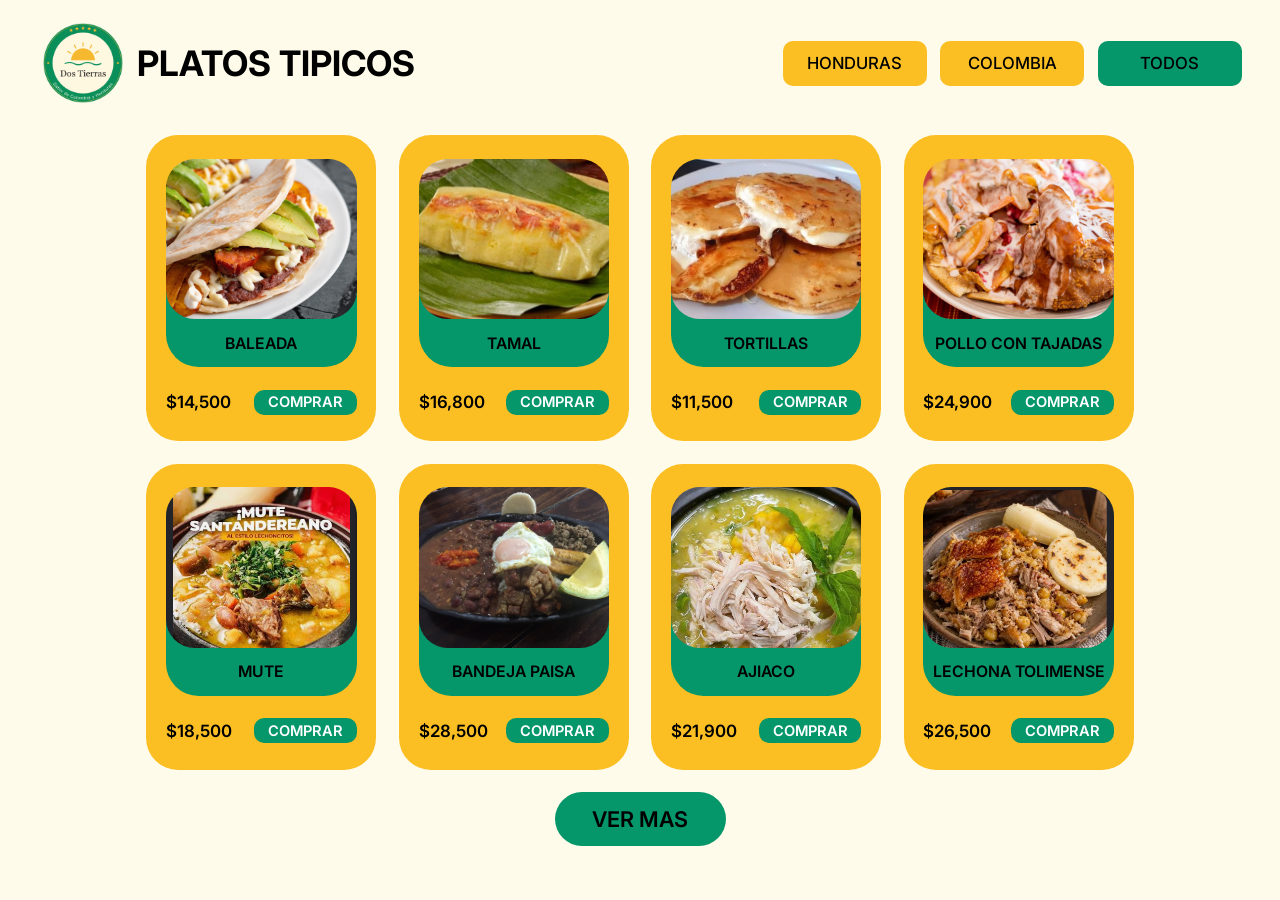
<file: index.html>
<!DOCTYPE html>
<html lang="es">
<head>
    <meta charset="UTF-8">
    <meta name="viewport" content="width=device-width, initial-scale=1.0">
    <title>Platos Típicos - Todos</title>
    <link rel="preconnect" href="https://fonts.googleapis.com">
    <link href="https://fonts.googleapis.com/css2?family=Inter:wght@500;600;700&display=swap" rel="stylesheet">
    <link rel="stylesheet" href="estilo.css">
</head>
<body>
    <div class="contenedor">

        <header class="encabezado">
            <div class="marca">
                <img class="logo" src="img/logo.png" alt="Logo Dos Tierras">
                <h1 class="titulo">PLATOS TIPICOS</h1>
            </div>
            <nav class="menu">
                <a class="boton-filtro" href="honduras.html">HONDURAS</a>
                <a class="boton-filtro" href="colombia.html">COLOMBIA</a>
                <a class="boton-filtro activo" href="index.html">TODOS</a>
            </nav>
        </header>

        <main class="grilla">
            <article class="tarjeta">
                <div class="tarjeta-verde">
                    <img class="tarjeta-img" src="img/honduras1.png" alt="Baleada">
                    <h3 class="tarjeta-nombre">BALEADA</h3>
                </div>
                <div class="tarjeta-pie">
                    <p class="precio">$14,500</p>
                    <a class="boton-comprar" href="#">COMPRAR</a>
                </div>
            </article>
            <article class="tarjeta">
                <div class="tarjeta-verde">
                    <img class="tarjeta-img" src="img/honduras2.png" alt="Tamal">
                    <h3 class="tarjeta-nombre">TAMAL</h3>
                </div>
                <div class="tarjeta-pie">
                    <p class="precio">$16,800</p>
                    <a class="boton-comprar" href="#">COMPRAR</a>
                </div>
            </article>
            <article class="tarjeta">
                <div class="tarjeta-verde">
                    <img class="tarjeta-img" src="img/honduras4.png" alt="Tortillas">
                    <h3 class="tarjeta-nombre">TORTILLAS</h3>
                </div>
                <div class="tarjeta-pie">
                    <p class="precio">$11,500</p>
                    <a class="boton-comprar" href="#">COMPRAR</a>
                </div>
            </article>
            <article class="tarjeta">
                <div class="tarjeta-verde">
                    <img class="tarjeta-img" src="img/honduras3.png" alt="Pollo con tajadas">
                    <h3 class="tarjeta-nombre">POLLO CON TAJADAS</h3>
                </div>
                <div class="tarjeta-pie">
                    <p class="precio">$24,900</p>
                    <a class="boton-comprar" href="#">COMPRAR</a>
                </div>
            </article>
            <article class="tarjeta">
                <div class="tarjeta-verde">
                    <img class="tarjeta-img" src="img/colombia1.png" alt="Mute">
                    <h3 class="tarjeta-nombre">MUTE</h3>
                </div>
                <div class="tarjeta-pie">
                    <p class="precio">$18,500</p>
                    <a class="boton-comprar" href="#">COMPRAR</a>
                </div>
            </article>
            <article class="tarjeta">
                <div class="tarjeta-verde">
                    <img class="tarjeta-img" src="img/colombia3.png" alt="Bandeja paisa">
                    <h3 class="tarjeta-nombre">BANDEJA PAISA</h3>
                </div>
                <div class="tarjeta-pie">
                    <p class="precio">$28,500</p>
                    <a class="boton-comprar" href="#">COMPRAR</a>
                </div>
            </article>
            <article class="tarjeta">
                <div class="tarjeta-verde">
                    <img class="tarjeta-img" src="img/colombia2.png" alt="Ajiaco">
                    <h3 class="tarjeta-nombre">AJIACO</h3>
                </div>
                <div class="tarjeta-pie">
                    <p class="precio">$21,900</p>
                    <a class="boton-comprar" href="#">COMPRAR</a>
                </div>
            </article>
            <article class="tarjeta">
                <div class="tarjeta-verde">
                    <img class="tarjeta-img" src="img/colombia4.png" alt="Lechona tolimense">
                    <h3 class="tarjeta-nombre">LECHONA TOLIMENSE</h3>
                </div>
                <div class="tarjeta-pie">
                    <p class="precio">$26,500</p>
                    <a class="boton-comprar" href="#">COMPRAR</a>
                </div>
            </article>
        </main>

        <div class="ver-mas">
            <a class="boton-ver-mas" href="index.html">VER MAS</a>
        </div>

    </div>
</body>
</html>
</file>
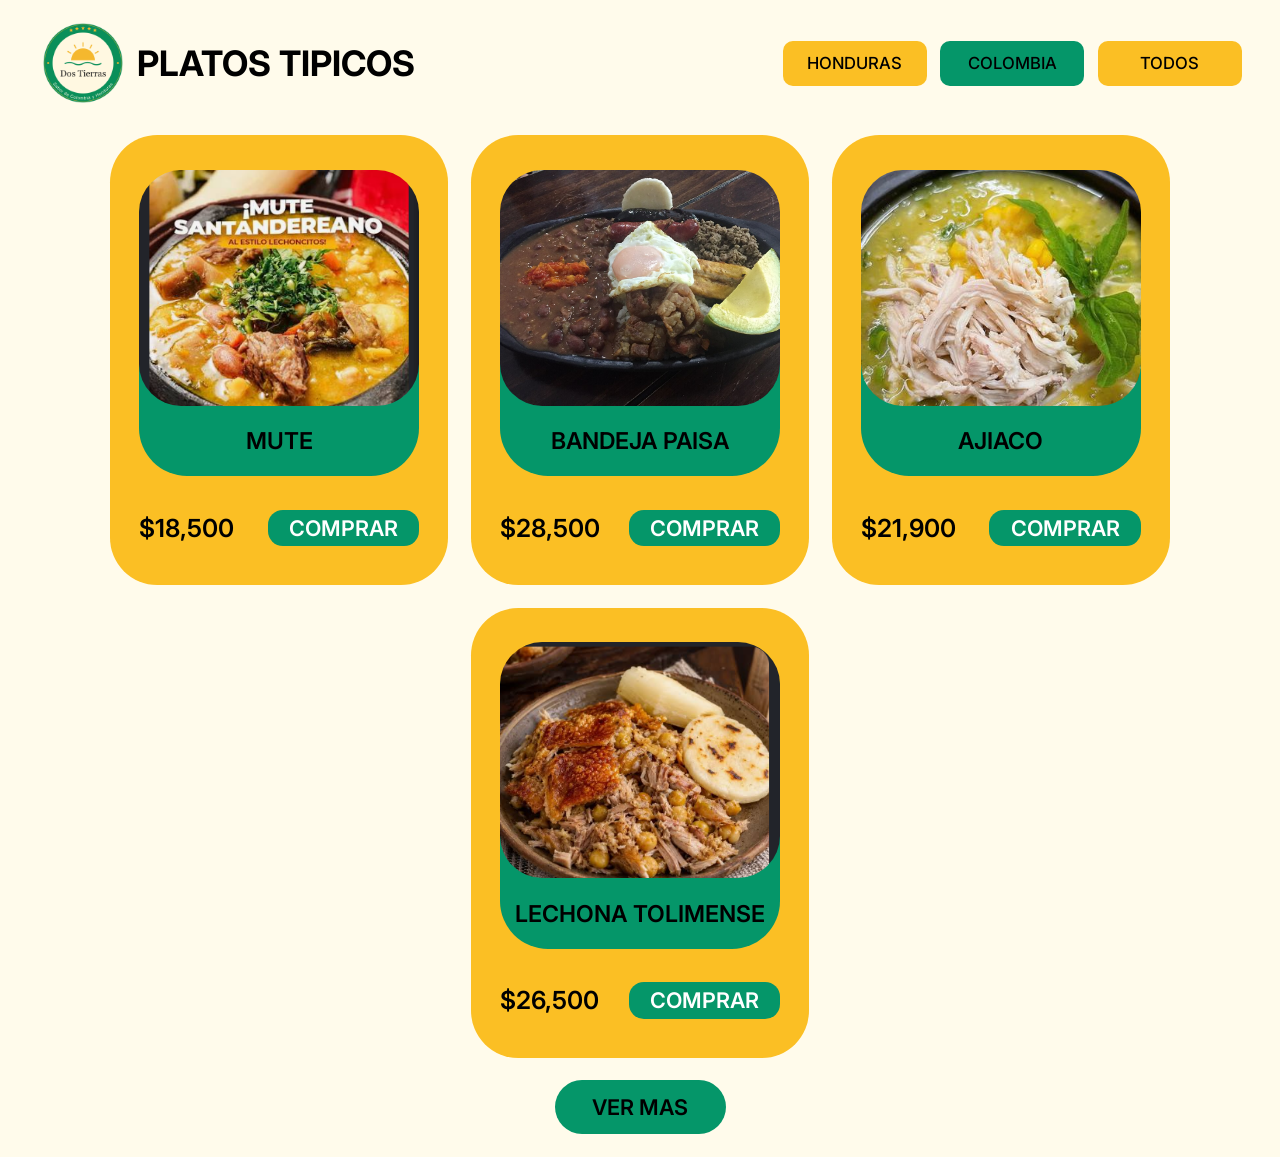
<file: colombia.html>
<!DOCTYPE html>
<html lang="es">
<head>
    <meta charset="UTF-8">
    <meta name="viewport" content="width=device-width, initial-scale=1.0">
    <title>Platos Típicos - Colombia</title>
    <link rel="preconnect" href="https://fonts.googleapis.com">
    <link href="https://fonts.googleapis.com/css2?family=Inter:wght@500;600;700&display=swap" rel="stylesheet">
    <link rel="stylesheet" href="estilo.css">
</head>
<body>
    <div class="contenedor">

        <header class="encabezado">
            <div class="marca">
                <img class="logo" src="img/logo.png" alt="Logo Dos Tierras">
                <h1 class="titulo">PLATOS TIPICOS</h1>
            </div>
            <nav class="menu">
                <a class="boton-filtro" href="honduras.html">HONDURAS</a>
                <a class="boton-filtro activo" href="colombia.html">COLOMBIA</a>
                <a class="boton-filtro" href="index.html">TODOS</a>
            </nav>
        </header>

        <main class="grilla una-fila">
            <article class="tarjeta">
                <div class="tarjeta-verde">
                    <img class="tarjeta-img" src="img/colombia1.png" alt="Mute">
                    <h3 class="tarjeta-nombre">MUTE</h3>
                </div>
                <div class="tarjeta-pie">
                    <p class="precio">$18,500</p>
                    <a class="boton-comprar" href="#">COMPRAR</a>
                </div>
            </article>
            <article class="tarjeta">
                <div class="tarjeta-verde">
                    <img class="tarjeta-img" src="img/colombia3.png" alt="Bandeja paisa">
                    <h3 class="tarjeta-nombre">BANDEJA PAISA</h3>
                </div>
                <div class="tarjeta-pie">
                    <p class="precio">$28,500</p>
                    <a class="boton-comprar" href="#">COMPRAR</a>
                </div>
            </article>
            <article class="tarjeta">
                <div class="tarjeta-verde">
                    <img class="tarjeta-img" src="img/colombia2.png" alt="Ajiaco">
                    <h3 class="tarjeta-nombre">AJIACO</h3>
                </div>
                <div class="tarjeta-pie">
                    <p class="precio">$21,900</p>
                    <a class="boton-comprar" href="#">COMPRAR</a>
                </div>
            </article>
            <article class="tarjeta">
                <div class="tarjeta-verde">
                    <img class="tarjeta-img" src="img/colombia4.png" alt="Lechona tolimense">
                    <h3 class="tarjeta-nombre">LECHONA TOLIMENSE</h3>
                </div>
                <div class="tarjeta-pie">
                    <p class="precio">$26,500</p>
                    <a class="boton-comprar" href="#">COMPRAR</a>
                </div>
            </article>
        </main>

        <div class="ver-mas">
            <a class="boton-ver-mas" href="index.html">VER MAS</a>
        </div>

    </div>
</body>
</html>
</file>
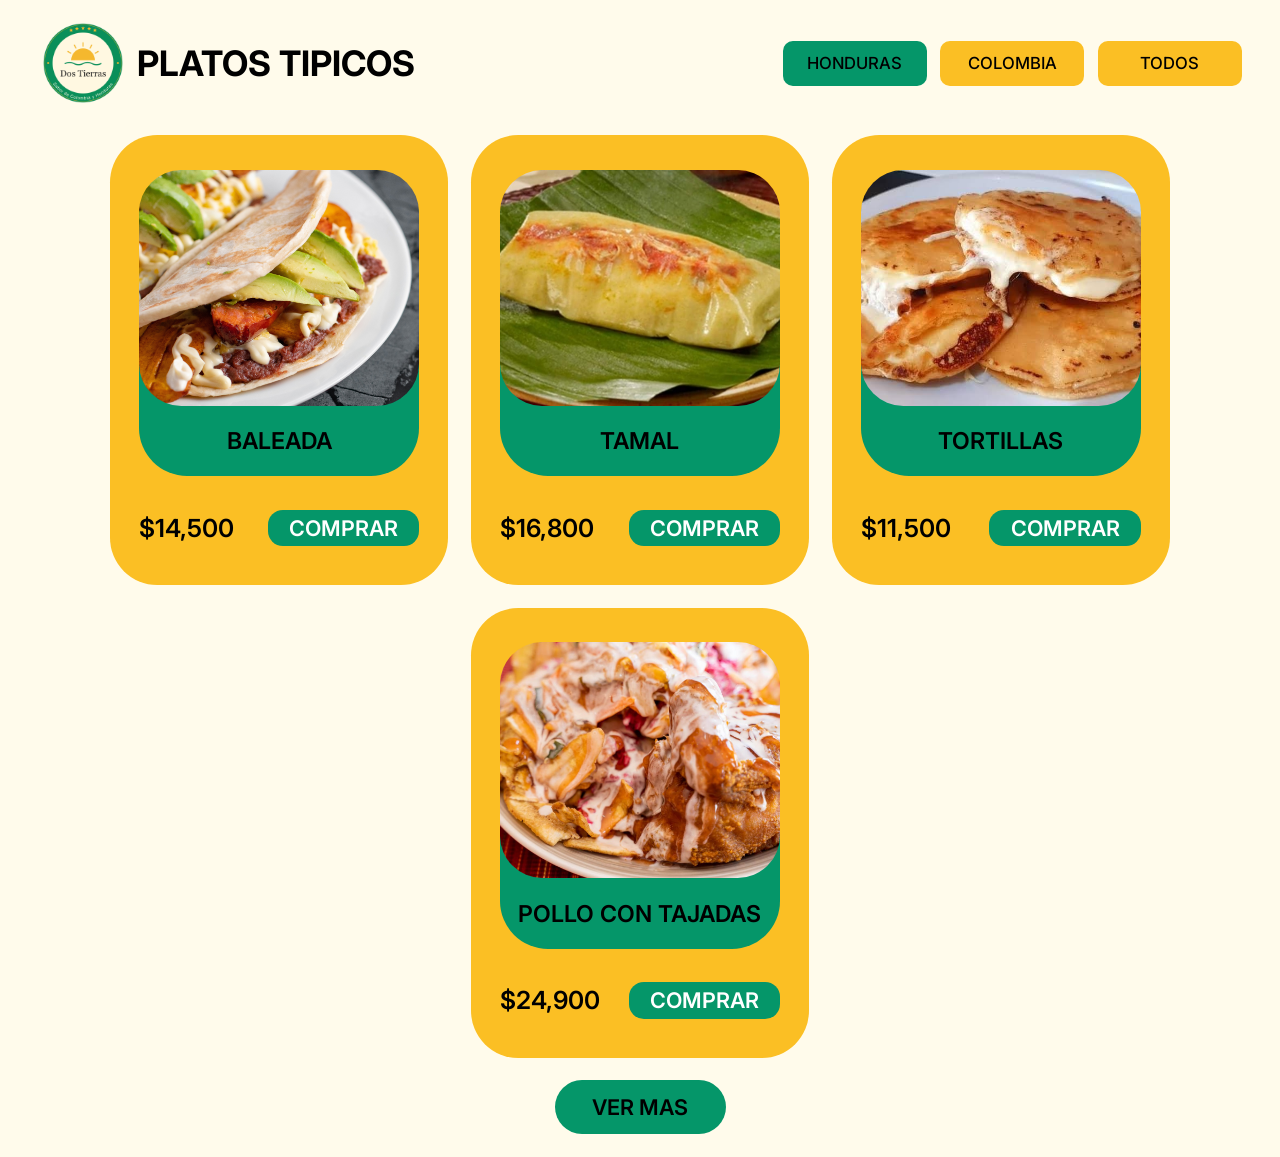
<file: honduras.html>
<!DOCTYPE html>
<html lang="es">
<head>
    <meta charset="UTF-8">
    <meta name="viewport" content="width=device-width, initial-scale=1.0">
    <title>Platos Típicos - Honduras</title>
    <link rel="preconnect" href="https://fonts.googleapis.com">
    <link href="https://fonts.googleapis.com/css2?family=Inter:wght@500;600;700&display=swap" rel="stylesheet">
    <link rel="stylesheet" href="estilo.css">
</head>
<body>
    <div class="contenedor">

        <header class="encabezado">
            <div class="marca">
                <img class="logo" src="img/logo.png" alt="Logo Dos Tierras">
                <h1 class="titulo">PLATOS TIPICOS</h1>
            </div>
            <nav class="menu">
                <a class="boton-filtro activo" href="honduras.html">HONDURAS</a>
                <a class="boton-filtro" href="colombia.html">COLOMBIA</a>
                <a class="boton-filtro" href="index.html">TODOS</a>
            </nav>
        </header>

        <main class="grilla una-fila">
            <article class="tarjeta">
                <div class="tarjeta-verde">
                    <img class="tarjeta-img" src="img/honduras1.png" alt="Baleada">
                    <h3 class="tarjeta-nombre">BALEADA</h3>
                </div>
                <div class="tarjeta-pie">
                    <p class="precio">$14,500</p>
                    <a class="boton-comprar" href="#">COMPRAR</a>
                </div>
            </article>
            <article class="tarjeta">
                <div class="tarjeta-verde">
                    <img class="tarjeta-img" src="img/honduras2.png" alt="Tamal">
                    <h3 class="tarjeta-nombre">TAMAL</h3>
                </div>
                <div class="tarjeta-pie">
                    <p class="precio">$16,800</p>
                    <a class="boton-comprar" href="#">COMPRAR</a>
                </div>
            </article>
            <article class="tarjeta">
                <div class="tarjeta-verde">
                    <img class="tarjeta-img" src="img/honduras4.png" alt="Tortillas">
                    <h3 class="tarjeta-nombre">TORTILLAS</h3>
                </div>
                <div class="tarjeta-pie">
                    <p class="precio">$11,500</p>
                    <a class="boton-comprar" href="#">COMPRAR</a>
                </div>
            </article>
            <article class="tarjeta">
                <div class="tarjeta-verde">
                    <img class="tarjeta-img" src="img/honduras3.png" alt="Pollo con tajadas">
                    <h3 class="tarjeta-nombre">POLLO CON TAJADAS</h3>
                </div>
                <div class="tarjeta-pie">
                    <p class="precio">$24,900</p>
                    <a class="boton-comprar" href="#">COMPRAR</a>
                </div>
            </article>
        </main>

        <div class="ver-mas">
            <a class="boton-ver-mas" href="index.html">VER MAS</a>
        </div>

    </div>
</body>
</html>
</file>
<file: estilo.css>
* {
    margin: 0;
    padding: 0;
    box-sizing: border-box;
}

body {
    font-family: "Inter", Arial, sans-serif;
    background-color: #fffbeb;
    color: #000000;
}

.contenedor {
    min-height: 100vh;
    max-width: 1800px;
    margin: 0 auto;
    padding: 0 3vw;
    display: flex;
    flex-direction: column;
}

.encabezado {
    display: flex;
    justify-content: space-between;
    align-items: center;
    flex-wrap: wrap;
    gap: 2vh 20px;
    padding: 2vh 0;
}

.marca {
    display: flex;
    align-items: center;
    gap: 1vh;
}

.logo {
    width: 10vh;
    height: 10vh;
}

.titulo {
    font-size: max(22px, 3.9vh);
    font-weight: 700;
}

.menu {
    display: flex;
    gap: 1.5vh;
}

.boton-filtro {
    width: 16vh;
    height: 5vh;
    display: flex;
    justify-content: center;
    align-items: center;
    background-color: #fbbf24;
    color: #000000;
    font-size: max(12px, 1.85vh);
    font-weight: 500;
    text-decoration: none;
    border-radius: 1.1vh;
}

.boton-filtro:hover,
.boton-filtro.activo {
    background-color: #059669;
}

.grilla {
    --alto: 34vh;
    display: flex;
    flex-wrap: wrap;
    justify-content: center;
    align-content: center;
    gap: 2.5vh;
    max-width: calc(var(--alto) * 3.006 + 8.5vh);
    margin: 1vh auto 0;
}

.grilla.una-fila {
    --alto: 50vh;
    max-width: none;
}

.tarjeta {
    height: var(--alto);
    aspect-ratio: 408 / 543;
    background-color: #fbbf24;
    border-radius: calc(var(--alto) * 0.105);
    padding: calc(var(--alto) * 0.0773) calc(var(--alto) * 0.0645) calc(var(--alto) * 0.0866);
    display: flex;
    flex-direction: column;
    gap: calc(var(--alto) * 0.0737);
}

.tarjeta-verde {
    flex: 1;
    background-color: #059669;
    border-radius: calc(var(--alto) * 0.1068);
    display: flex;
    flex-direction: column;
}

.tarjeta-img {
    width: 100%;
    flex: 285 1 0;
    min-height: 0;
    object-fit: cover;
    border-radius: calc(var(--alto) * 0.0939);
}

.tarjeta-nombre {
    flex: 85 1 0;
    display: flex;
    justify-content: center;
    align-items: center;
    text-align: center;
    font-size: calc(var(--alto) * 0.0516);
    font-weight: 600;
}

.tarjeta-pie {
    display: flex;
    justify-content: space-between;
    align-items: center;
}

.precio {
    font-size: calc(var(--alto) * 0.0553);
    font-weight: 600;
}

.boton-comprar {
    width: 54%;
    height: calc(var(--alto) * 0.081);
    display: flex;
    justify-content: center;
    align-items: center;
    background-color: #059669;
    color: #ffffff;
    font-size: calc(var(--alto) * 0.0479);
    font-weight: 600;
    text-decoration: none;
    border-radius: calc(var(--alto) * 0.0331);
}

.boton-comprar:hover {
    background-color: #047857;
}

.ver-mas {
    display: flex;
    justify-content: center;
    padding: 2.5vh 0;
}

.boton-ver-mas {
    width: 19vh;
    height: 6vh;
    display: flex;
    justify-content: center;
    align-items: center;
    background-color: #059669;
    color: #000000;
    font-size: max(14px, 2.4vh);
    font-weight: 600;
    text-decoration: none;
    border-radius: 3vh;
}

.boton-ver-mas:hover {
    background-color: #fbbf24;
}

@media (max-width: 900px) {
    .grilla,
    .grilla.una-fila {
        --alto: 80vw;
        max-width: none;
    }

    .logo {
        width: 70px;
        height: 70px;
    }

    .boton-filtro {
        width: 110px;
        height: 40px;
    }

    .boton-ver-mas {
        width: 150px;
        height: 48px;
    }
}
</file>
